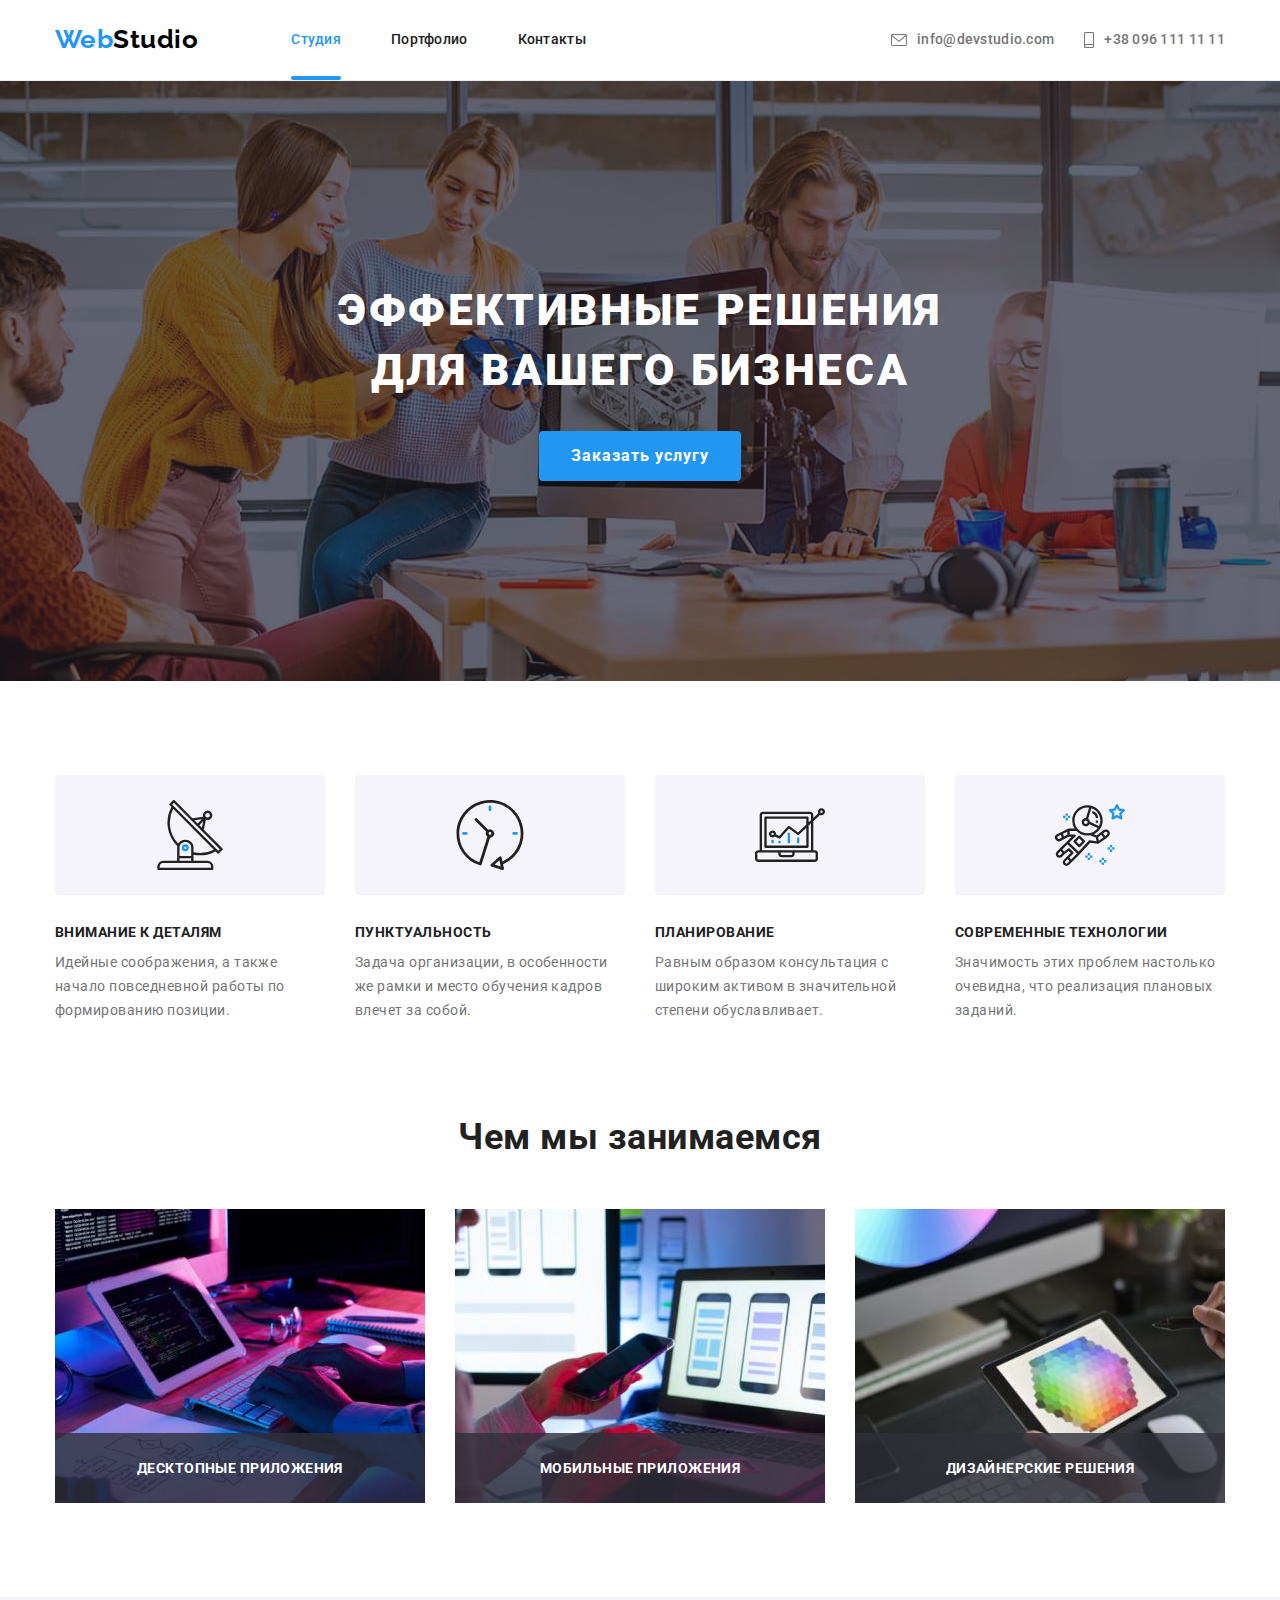
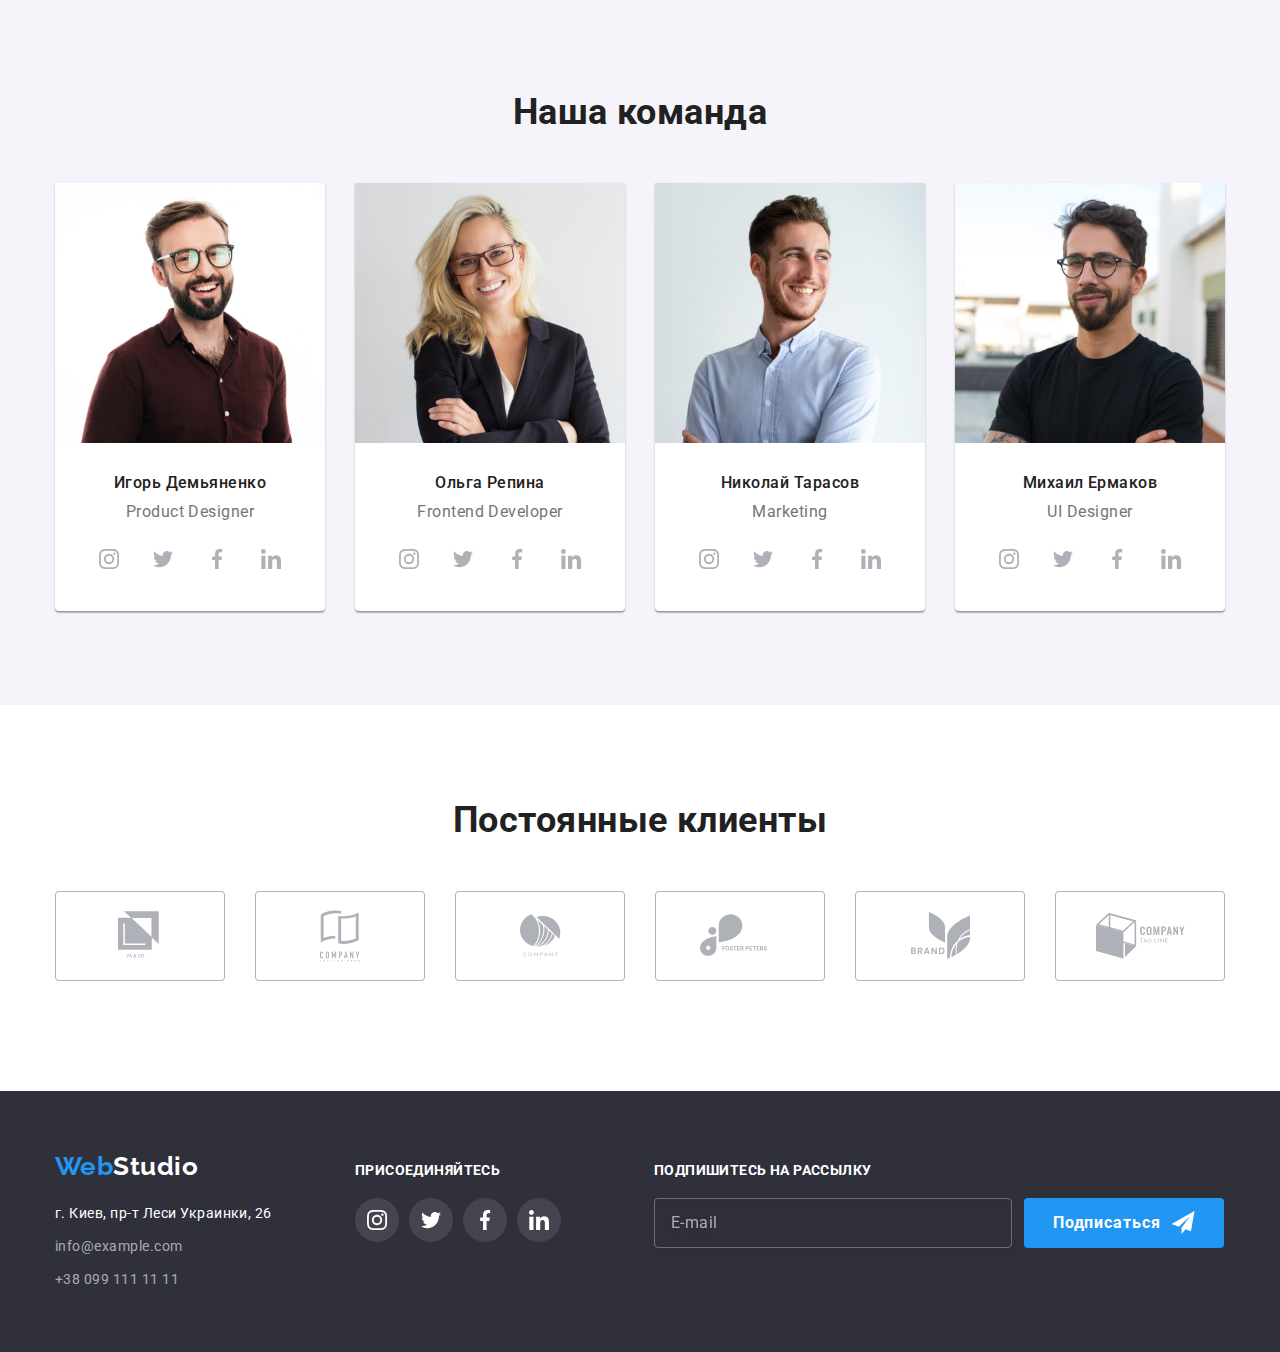
<file: index.html>
<!DOCTYPE html>
<html lang="ru">
  <head>
    <meta charset="UTF-8" />
    <meta name="viewport" content="width=device-width, initial-scale=1.0" />
    <meta http-equiv="X-UA-Compatible" content="IE=Edge" />
    <title>Студия</title>
    <link rel="preconnect" href="https://fonts.gstatic.com" />
    <link
      href="https://fonts.googleapis.com/css2?family=Raleway:wght@700&family=Roboto:wght@400;500;700;900&display=swap"
      rel="stylesheet"
    />
    <link
      rel="stylesheet"
      href="https://cdnjs.cloudflare.com/ajax/libs/modern-normalize/1.0.0/modern-normalize.min.css"
    />
    <link rel="stylesheet" href="./css/main.min.css" />
  </head>

  <body>
    <header class="page-header">
      <div class="container page-header__container">
        <nav class="navigation">
          <a class="logo page-header__logo" id="logo" href="#logo"
            >Web<span class="logo__studio logo__studio--black">Studio</span></a
          >
          <ul class="navigation__menu">
            <li class="navigation__item">
              <a
                class="navigation__link navigation__link--current"
                href="./index.html"
                >Студия</a
              >
            </li>
            <li class="navigation__item">
              <a class="navigation__link" href="./portfolio.html">Портфолио</a>
            </li>
            <li class="navigation__item">
              <a class="navigation__link" href="#contacts">Контакты</a>
            </li>
          </ul>
        </nav>

        <ul class="communication">
          <li class="communication__item">
            <a class="communication__link" href="mailto:info@devstudio.com">
              <svg class="communication__icon" width="16" height="12">
                <use href="./images/icons.svg#icon-mail"></use>
              </svg>
              info@devstudio.com
            </a>
          </li>
          <li class="communication__item">
            <a class="communication__link" href="tel:+380961111111">
              <svg class="communication__icon" width="10" height="16">
                <use href="./images/icons.svg#icon-smartphone"></use>
              </svg>
              +38 096 111 11 11
            </a>
          </li>
        </ul>
      </div>
    </header>

    <main>
      <section class="section section-hero">
        <div class="container">
          <h1 class="section-hero__title">
            Эффективные решения <br />для вашего бизнеса
          </h1>
          <button
            class="section-hero__button"
            type="button"
            aria-label="Форма заказа услуги"
            data-modal-open
          >
            Заказать услугу
          </button>
        </div>
      </section>

      <section class="section section-advantages">
        <div class="container">
          <!-- Скрытый заголовок -->
          <h2 class="section-advantages__title visually-hidden">
            Наши преимущества
          </h2>

          <ul class="advantage">
            <li class="advantage__item">
              <div class="advantage__container">
                <svg class="avantage__icon" width="70" height="70">
                  <use href="./images/icons.svg#icon-antenna"></use>
                </svg>
              </div>
              <h3 class="advantage__title">Внимание к деталям</h3>
              <p class="advantage__description">
                Идейные соображения, а также начало повседневной работы по
                формированию позиции.
              </p>
            </li>
            <li class="advantage__item">
              <div class="advantage__container">
                <svg class="avantage__icon" width="70" height="70">
                  <use href="./images/icons.svg#icon-clock"></use>
                </svg>
              </div>
              <h3 class="advantage__title">Пунктуальность</h3>
              <p class="advantage__description">
                Задача организации, в особенности же рамки и место обучения
                кадров влечет за собой.
              </p>
            </li>
            <li class="advantage__item">
              <div class="advantage__container">
                <svg class="avantage__icon" width="70" height="70">
                  <use href="./images/icons.svg#icon-diagram"></use>
                </svg>
              </div>
              <h3 class="advantage__title">Планирование</h3>
              <p class="advantage__description">
                Равным образом консультация с широким активом в значительной
                степени обуславливает.
              </p>
            </li>
            <li class="advantage__item">
              <div class="advantage__container">
                <svg class="avantage__icon" width="70" height="70">
                  <use href="./images/icons.svg#icon-astronaut"></use>
                </svg>
              </div>
              <h3 class="advantage__title">Современные технологии</h3>
              <p class="advantage__description">
                Значимость этих проблем настолько очевидна, что реализация
                плановых заданий.
              </p>
            </li>
          </ul>
        </div>
      </section>

      <section class="section section-case">
        <div class="container">
          <h2 class="section-case__title">Чем мы занимаемся</h2>
          <ul class="section-case__list">
            <li class="section-case__item">
              <div class="thumb">
                <img src="images/programming.jpg" alt="верстка" width="370" />
              </div>

              <h3 class="section-case__description">Десктопные приложения</h3>
            </li>

            <li class="section-case__item">
              <div class="thumb">
                <img src="images/interface.jpg" alt="адаптация" width="370" />
              </div>

              <h3 class="section-case__description">Мобильные приложения</h3>
            </li>

            <li class="section-case__item">
              <div class="thumb">
                <img src="images/design.jpg" alt="дизайн" width="370" />
              </div>

              <h3 class="section-case__description">Дизайнерские решения</h3>
            </li>
          </ul>
        </div>
      </section>

      <section class="section section-team">
        <div class="container">
          <h2 class="section-team__title">Наша команда</h2>
          <ul class="personal-cards">
            <li class="personal-cards__item">
              <div class="thumb">
                <img
                  src="images/avatar-igordemyanenko.jpg"
                  alt="ава Ігорь Демьяненко"
                  width="270"
                />
              </div>
              <div class="personal-cards__info">
                <h3 class="personal-cards__name">Игорь Демьяненко</h3>
                <p class="personal-cards__position">Product Designer</p>
                <ul class="social-networks">
                  <li class="social-networks__item">
                    <a
                      class="social-networks__link social-networks__link--personal-cards"
                      href="https://www.instagram.com/"
                      target="_blank"
                      rel="noreferrer noopener"
                    >
                      <svg class="social-networks__icon" width="20" height="20">
                        <use href="./images/icons.svg#icon-instagram"></use>
                      </svg>
                    </a>
                  </li>
                  <li class="social-networks__item">
                    <a
                      class="social-networks__link social-networks__link--personal-cards"
                      href="https://twitter.com/"
                      target="_blank"
                      rel="noreferrer noopener"
                    >
                      <svg class="social-networks__icon" width="20" height="20">
                        <use href="./images/icons.svg#icon-twitter"></use>
                      </svg>
                    </a>
                  </li>
                  <li class="social-networks__item">
                    <a
                      class="social-networks__link social-networks__link--personal-cards"
                      href="https://www.facebook.com/"
                      target="_blank"
                      rel="noreferrer noopener"
                    >
                      <svg class="social-networks__icon" width="20" height="20">
                        <use href="./images/icons.svg#icon-facebook"></use>
                      </svg>
                    </a>
                  </li>
                  <li class="social-networks__item">
                    <a
                      class="social-networks__link social-networks__link--personal-cards"
                      href="https://www.linkedin.com/"
                      target="_blank"
                      rel="noreferrer noopener"
                    >
                      <svg class="social-networks__icon" width="20" height="20">
                        <use href="./images/icons.svg#icon-linkedin"></use>
                      </svg>
                    </a>
                  </li>
                </ul>
              </div>
            </li>

            <li class="personal-cards__item">
              <div class="thumb">
                <img
                  src="images/avatar-olgarepina.jpg"
                  alt="ава Ольга Репина"
                  width="270"
                />
              </div>
              <div class="personal-cards__info">
                <h3 class="personal-cards__name">Ольга Репина</h3>
                <p class="personal-cards__position">Frontend Developer</p>
                <ul class="social-networks">
                  <li class="social-networks__item">
                    <a
                      class="social-networks__link social-networks__link--personal-cards"
                      href="https://www.instagram.com/"
                      target="_blank"
                      rel="noreferrer noopener"
                    >
                      <svg class="social-networks__icon" width="20" height="20">
                        <use href="./images/icons.svg#icon-instagram"></use>
                      </svg>
                    </a>
                  </li>
                  <li class="social-networks__item">
                    <a
                      class="social-networks__link social-networks__link--personal-cards"
                      href="https://twitter.com/"
                      target="_blank"
                      rel="noreferrer noopener"
                    >
                      <svg class="social-networks__icon" width="20" height="20">
                        <use href="./images/icons.svg#icon-twitter"></use>
                      </svg>
                    </a>
                  </li>
                  <li class="social-networks__item">
                    <a
                      class="social-networks__link social-networks__link--personal-cards"
                      href="https://www.facebook.com/"
                      target="_blank"
                      rel="noreferrer noopener"
                    >
                      <svg class="social-networks__icon" width="20" height="20">
                        <use href="./images/icons.svg#icon-facebook"></use>
                      </svg>
                    </a>
                  </li>
                  <li class="social-networks__item">
                    <a
                      class="social-networks__link social-networks__link--personal-cards"
                      href="https://www.linkedin.com/"
                      target="_blank"
                      rel="noreferrer noopener"
                    >
                      <svg class="social-networks__icon" width="20" height="20">
                        <use href="./images/icons.svg#icon-linkedin"></use>
                      </svg>
                    </a>
                  </li>
                </ul>
              </div>
            </li>

            <li class="personal-cards__item">
              <div class="thumb">
                <img
                  src="images/avatar-nikolaytarasov.jpg"
                  alt="ава Николай Тарасов"
                  width="270"
                />
              </div>
              <div class="personal-cards__info">
                <h3 class="personal-cards__name">Николай Тарасов</h3>
                <p class="personal-cards__position">Marketing</p>
                <ul class="social-networks">
                  <li class="social-networks__item">
                    <a
                      class="social-networks__link social-networks__link--personal-cards"
                      href="https://www.instagram.com/"
                      target="_blank"
                      rel="noreferrer noopener"
                    >
                      <svg class="social-networks__icon" width="20" height="20">
                        <use href="./images/icons.svg#icon-instagram"></use>
                      </svg>
                    </a>
                  </li>
                  <li class="social-networks__item">
                    <a
                      class="social-networks__link social-networks__link--personal-cards"
                      href="https://twitter.com/"
                      target="_blank"
                      rel="noreferrer noopener"
                    >
                      <svg class="social-networks__icon" width="20" height="20">
                        <use href="./images/icons.svg#icon-twitter"></use>
                      </svg>
                    </a>
                  </li>
                  <li class="social-networks__item">
                    <a
                      class="social-networks__link social-networks__link--personal-cards"
                      href="https://www.facebook.com/"
                      target="_blank"
                      rel="noreferrer noopener"
                    >
                      <svg class="social-networks__icon" width="20" height="20">
                        <use href="./images/icons.svg#icon-facebook"></use>
                      </svg>
                    </a>
                  </li>
                  <li class="social-networks__item">
                    <a
                      class="social-networks__link social-networks__link--personal-cards"
                      href="https://www.linkedin.com/"
                      target="_blank"
                      rel="noreferrer noopener"
                    >
                      <svg class="social-networks__icon" width="20" height="20">
                        <use href="./images/icons.svg#icon-linkedin"></use>
                      </svg>
                    </a>
                  </li>
                </ul>
              </div>
            </li>

            <li class="personal-cards__item">
              <div class="thumb">
                <img
                  src="images/avatar-mihailermakov.jpg"
                  alt="ава Михаил Ермаков"
                  width="270"
                />
              </div>
              <div class="personal-cards__info">
                <h3 class="personal-cards__name">Михаил Ермаков</h3>
                <p class="personal-cards__position">UI Designer</p>
                <ul class="social-networks">
                  <li class="social-networks__item">
                    <a
                      class="social-networks__link social-networks__link--personal-cards"
                      href="https://www.instagram.com/"
                      target="_blank"
                      rel="noreferrer noopener"
                    >
                      <svg class="social-networks__icon" width="20" height="20">
                        <use href="./images/icons.svg#icon-instagram"></use>
                      </svg>
                    </a>
                  </li>
                  <li class="social-networks__item">
                    <a
                      class="social-networks__link social-networks__link--personal-cards"
                      href="https://twitter.com/"
                      target="_blank"
                      rel="noreferrer noopener"
                    >
                      <svg class="social-networks__icon" width="20" height="20">
                        <use href="./images/icons.svg#icon-twitter"></use>
                      </svg>
                    </a>
                  </li>
                  <li class="social-networks__item">
                    <a
                      class="social-networks__link social-networks__link--personal-cards"
                      href="https://www.facebook.com/"
                      target="_blank"
                      rel="noreferrer noopener"
                    >
                      <svg class="social-networks__icon" width="20" height="20">
                        <use href="./images/icons.svg#icon-facebook"></use>
                      </svg>
                    </a>
                  </li>
                  <li class="social-networks__item">
                    <a
                      class="social-networks__link social-networks__link--personal-cards"
                      href="https://www.linkedin.com/"
                      target="_blank"
                      rel="noreferrer noopener"
                    >
                      <svg class="social-networks__icon" width="20" height="20">
                        <use href="./images/icons.svg#icon-linkedin"></use>
                      </svg>
                    </a>
                  </li>
                </ul>
              </div>
            </li>
          </ul>
        </div>
      </section>
    </main>

    <section class="section section-clients">
      <div class="container">
        <h2 class="clients__title">Постоянные клиенты</h2>
        <ul class="clients">
          <li class="clients__item">
            <a
              class="clients__link"
              href=""
              target="_blank"
              rel="noreferrer noopener"
            >
              <svg class="clients__icon" width="45" height="50">
                <use href="./images/icons.svg#logo-yaco"></use>
              </svg>
            </a>
          </li>
          <li class="clients__item">
            <a
              class="clients__link"
              href=""
              target="_blank"
              rel="noreferrer noopener"
            >
              <svg class="clients__icon" width="40" height="52">
                <use href="./images/icons.svg#logo-tagline-here"></use>
              </svg>
            </a>
          </li>
          <li class="clients__item">
            <a
              class="clients__link"
              href=""
              target="_blank"
              rel="noreferrer noopener"
            >
              <svg class="clients__icon" width="41" height="43">
                <use href="./images/icons.svg#logo-company"></use>
              </svg>
            </a>
          </li>
          <li class="clients__item">
            <a
              class="clients__link"
              href=""
              target="_blank"
              rel="noreferrer noopener"
            >
              <svg class="clients__icon" width="80" height="43">
                <use href="./images/icons.svg#logo-foster-peters"></use>
              </svg>
            </a>
          </li>
          <li class="clients__item">
            <a
              class="clients__link"
              href=""
              target="_blank"
              rel="noreferrer noopener"
            >
              <svg class="clients__icon" width="59" height="47">
                <use href="./images/icons.svg#logo-brand"></use>
              </svg>
            </a>
          </li>
          <li class="clients__item">
            <a
              class="clients__link"
              href=""
              target="_blank"
              rel="noreferrer noopener"
            >
              <svg class="clients__icon" width="89" height="46">
                <use href="./images/icons.svg#logo-tag-line"></use>
              </svg>
            </a>
          </li>
        </ul>
      </div>
    </section>

    <footer class="page-footer" id="contacts">
      <div class="container page-footer__container">
        <div class="address-container">
          <a class="logo page-footer__logo" href="#logo"
            >Web<span class="logo__studio logo__studio--white">Studio</span>
          </a>
          <address class="address">
            г. Киев, пр-т Леси Украинки, 26
            <ul class="address__list">
              <li class="address__item">
                <a class="address__link" href="mailto:info@example.com">
                  info@example.com
                </a>
              </li>
              <li class="address__item">
                <a class="address__link" href="tel:+380991111111">
                  +38 099 111 11 11
                </a>
              </li>
            </ul>
          </address>
        </div>
        <div class="join-offer">
          <p class="join-offer__title">
            <b>Присоединяйтесь</b>
          </p>
          <ul class="social-networks">
            <li class="social-networks__item">
              <a
                class="social-networks__link social-networks__link--join-offer"
                href="https://www.instagram.com/"
                target="_blank"
                rel="noreferrer noopener"
              >
                <svg class="social-networks__icon" width="20" height="20">
                  <use href="./images/icons.svg#icon-instagram"></use>
                </svg>
              </a>
            </li>
            <li class="social-networks__item">
              <a
                class="social-networks__link social-networks__link--join-offer"
                href="https://twitter.com/"
                target="_blank"
                rel="noreferrer noopener"
              >
                <svg class="social-networks__icon" width="20" height="20">
                  <use href="./images/icons.svg#icon-twitter"></use>
                </svg>
              </a>
            </li>
            <li class="social-networks__item">
              <a
                class="social-networks__link social-networks__link--join-offer"
                href="https://www.facebook.com/"
                target="_blank"
                rel="noreferrer noopener"
              >
                <svg class="social-networks__icon" width="20" height="20">
                  <use href="./images/icons.svg#icon-facebook"></use>
                </svg>
              </a>
            </li>
            <li class="social-networks__item">
              <a
                class="social-networks__link social-networks__link--join-offer"
                href="https://www.linkedin.com/"
                target="_blank"
                rel="noreferrer noopener"
              >
                <svg class="social-networks__icon" width="20" height="20">
                  <use href="./images/icons.svg#icon-linkedin"></use>
                </svg>
              </a>
            </li>
          </ul>
        </div>
        <div class="sign-container">
          <p class="sign-container__title">
            <b>Подпишитесь на рассылку</b>
          </p>
          <form class="sign-form">
            <input
              class="sign-form__email"
              type="email"
              name="email"
              placeholder="E-mail"
            />
            <button class="sign-button" type="submit" aria-label="Подписаться">
              Подписаться
              <span>
                <svg class="sign-button__icon" width="24" height="23">
                  <use href="./images/icons.svg#icon-send" />
                </svg>
              </span>
            </button>
          </form>
        </div>
      </div>
    </footer>

    <div class="backdrop is-hidden" data-modal>
      <div class="modal">
        <button
          class="close-button"
          type="button"
          aria-label="Закрытие модального окна"
          data-modal-close
        >
          <svg class="close-button__icon" width="18" height="18">
            <use href="./images/icons.svg#btn-close"></use>
          </svg>
        </button>
        <h2 class="modal__title">Оставьте свои данные, мы вам перезвоним</h2>
        <form class="modal-form">
          <label class="modal-form__label" for="modal-name">Имя</label>
          <div class="modal-form__container">
            <input
              class="modal-form__input"
              type="text"
              name="name"
              id="modal-name"
            />
            <svg class="modal-form__icon" width="18" height="18">
              <use href="./images/icons.svg#icon-form-person" />
            </svg>
          </div>

          <label class="modal-form__label" for="modal-telephone">Телефон</label>
          <div class="modal-form__container">
            <input
              class="modal-form__input"
              type="tel"
              name="telephone"
              id="modal-telephone"
            />
            <svg class="modal-form__icon" width="18" height="18">
              <use href="./images/icons.svg#icon-form-phone" />
            </svg>
          </div>

          <label class="modal-form__label" for="modal-email">Почта</label>
          <div class="modal-form__container">
            <input
              class="modal-form__input"
              type="email"
              name="email"
              id="modal-email"
            />
            <svg class="modal-form__icon" width="18" height="18">
              <use href="./images/icons.svg#icon-form-email" />
            </svg>
          </div>

          <label class="modal-form__label" for="modal-comments"
            >Комментарий</label
          >
          <div class="modal-form__container">
            <textarea
              class="modal-form__textarea"
              name="comments"
              id="modal-comments"
              cols="30"
              rows="10"
              placeholder="Введите текст"
            ></textarea>
          </div>
          <div class="modal-form__checkbox-container">
            <label class="modal-form__checkbox-label">
              <input
                class="modal-form__checkbox-input visually-hidden"
                type="checkbox"
                name="checkbox"
                id="agreement"
              />
              <svg class="modal-form__checkbox-icon" width="16" height="15">
                <use
                  class="checkbox-icon__source"
                  href="./images/icons.svg#icon-checked"
                />
              </svg>
              <span>
                Соглашаюсь с рассылкой и принимаю
                <a class="modal-form__checkbox-link" href=""
                  >Условия договора</a
                >
              </span>
            </label>
          </div>
          <button class="submit-button" type="submit">Отправить</button>
        </form>
      </div>
    </div>

    <script src="./js/modal.js"></script>
  </body>
</html>
</file>
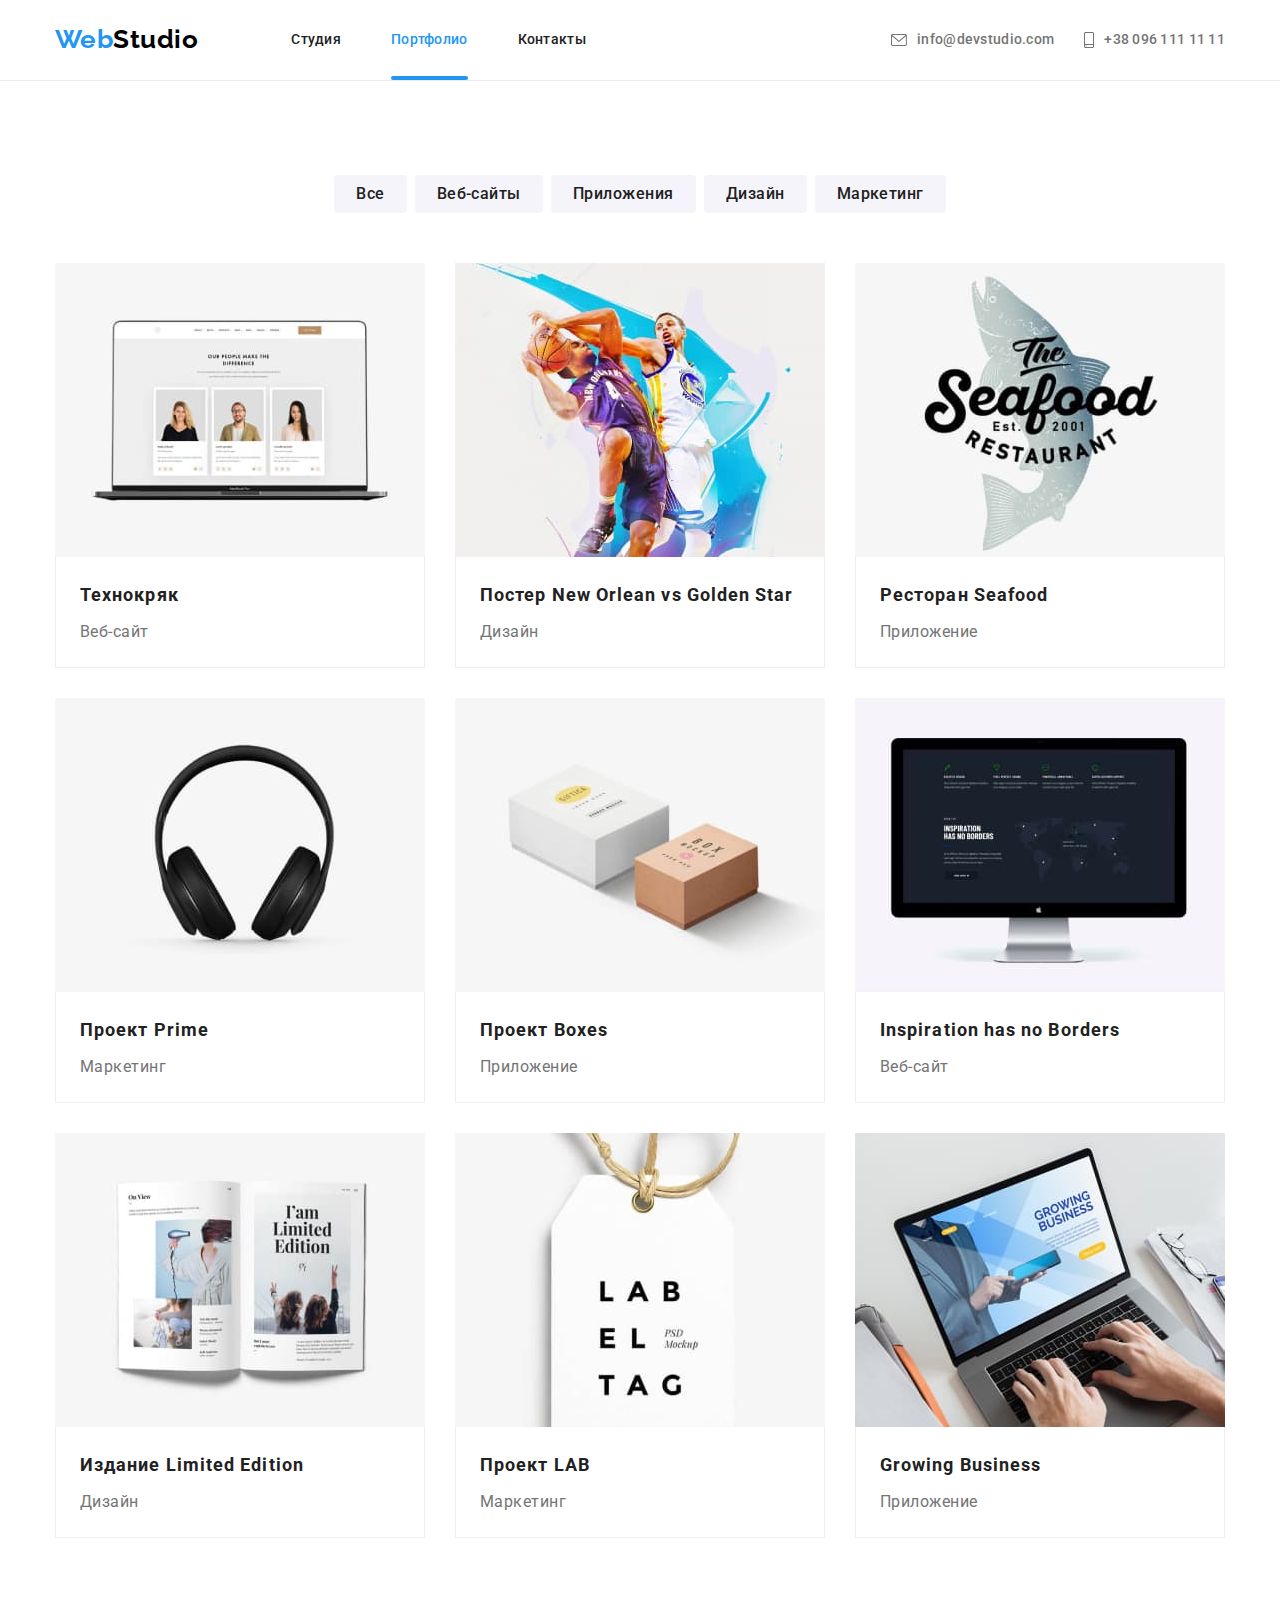
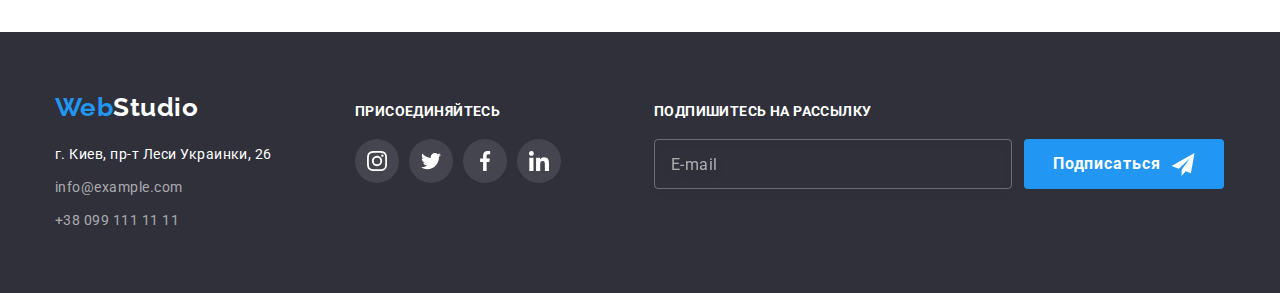
<file: portfolio.html>
<!DOCTYPE html>
<html lang="ru">
  <head>
    <meta charset="UTF-8" />
    <meta name="viewport" content="width=device-width, initial-scale=1.0" />
    <meta http-equiv="X-UA-Compatible" content="IE=Edge" />
    <title>Портфолио</title>
    <link rel="preconnect" href="https://fonts.gstatic.com" />
    <link
      href="https://fonts.googleapis.com/css2?family=Raleway:wght@700&family=Roboto:wght@400;500;700;900&display=swap"
      rel="stylesheet"
    />
    <link
      rel="stylesheet"
      href="https://cdnjs.cloudflare.com/ajax/libs/modern-normalize/1.0.0/modern-normalize.min.css"
    />
    <link rel="stylesheet" href="./css/main.min.css" />
  </head>

  <body>
    <header class="page-header">
      <div class="container page-header__container">
        <nav class="navigation">
          <a class="logo page-header__logo" href="./index.html"
            >Web<span class="logo__studio logo__studio--black">Studio</span></a
          >
          <ul class="navigation__menu">
            <li class="navigation__item">
              <a class="navigation__link" href="./index.html">Студия</a>
            </li>
            <li class="navigation__item">
              <a
                class="navigation__link navigation__link--current"
                href="./portfolio.html"
                >Портфолио</a
              >
            </li>
            <li class="navigation__item">
              <a class="navigation__link" href="#contacts">Контакты</a>
            </li>
          </ul>
        </nav>

        <ul class="communication">
          <li class="communication__item">
            <a class="communication__link" href="mailto:info@devstudio.com">
              <svg class="communication__icon" width="16" height="12">
                <use href="./images/icons.svg#icon-mail"></use>
              </svg>
              info@devstudio.com
            </a>
          </li>
          <li class="communication__item">
            <a class="communication__link" href="tel:+380961111111">
              <svg class="communication__icon" width="10" height="16">
                <use href="./images/icons.svg#icon-smartphone"></use>
              </svg>
              +38 096 111 11 11
            </a>
          </li>
        </ul>
      </div>
    </header>

    <main>
      <section class="section section-portfolio">
        <div class="container">
          <!-- Скрытый заголовок -->
          <h1 class="visually-hidden">Портфолио</h1>

          <ul class="section-portfolio__button-list">
            <li class="section-portfolio__button-item">
              <button
                class="all-button section-portfolio__button"
                type="button"
                aria-label="Все"
              >
                Все
              </button>
            </li>
            <li class="section-portfolio__button-item">
              <button
                class="website-button section-portfolio__button"
                type="button"
                aria-label="Веб-сайты"
              >
                Веб-сайты
              </button>
            </li>
            <li class="section-portfolio__button-item">
              <button
                class="app-button section-portfolio__button"
                type="button"
                aria-label="Приложения"
              >
                Приложения
              </button>
            </li>
            <li class="section-portfolio__button-item">
              <button
                class="design-button section-portfolio__button"
                type="button"
                aria-label="Дизайн"
              >
                Дизайн
              </button>
            </li>
            <li class="section-portfolio__button-item">
              <button
                class="marketing-button section-portfolio__button"
                type="button"
                aria-label="Маркетинг"
              >
                Маркетинг
              </button>
            </li>
          </ul>

          <ul class="section-portfolio__work-list">
            <li class="card">
              <a
                class="card__link"
                href="#"
                target="_blank"
                rel="noopener noreferrer"
              >
                <div class="card__thumb">
                  <img
                    src="images/tehnokryak.jpg"
                    alt="фото tehnokryak"
                    width="370"
                  />
                  <div class="card__overlay">
                    <p class="card__describe">
                      Технокряк это современная площадка распространения
                      коронавируса. Компании используют эту платформу для
                      цифрового шпионажа и атак на защищённые сервера
                      конкурентов.
                    </p>
                  </div>
                </div>

                <div class="card__info-container">
                  <h2 class="card__title">Технокряк</h2>
                  <p class="card__type">Веб-сайт</p>
                </div>
              </a>
            </li>

            <li class="card">
              <a
                class="card__link"
                href="#"
                target="_blank"
                rel="noopener noreferrer"
              >
                <div class="card__thumb">
                  <img
                    src="images/poster-neworlean-vs-goldenstar.jpg"
                    alt="фото poster-neworlean-vs-goldenstar"
                    width="370"
                  />
                  <div class="card__overlay">
                    <p class="card__describe">
                      Постер Neworlean vs Goldenstar это современная площадка
                      распространения коронавируса. Компании используют эту
                      платформу для цифрового шпионажа и атак на защищённые
                      сервера конкурентов.
                    </p>
                  </div>
                </div>

                <div class="card__info-container">
                  <h2 class="card__title">Постер New Orlean vs Golden Star</h2>
                  <p class="card__type">Дизайн</p>
                </div>
              </a>
            </li>

            <li class="card">
              <a
                class="card__link"
                href="#"
                target="_blank"
                rel="noopener noreferrer"
              >
                <div class="card__thumb">
                  <img
                    src="images/restoran-seafood.jpg"
                    alt="фото Restaurant SeaFood"
                    width="370"
                  />
                  <div class="card__overlay">
                    <p class="card__describe">
                      Ресторан SeaFood это современная площадка распространения
                      коронавируса. Компании используют эту платформу для
                      цифрового шпионажа и атак на защищённые сервера
                      конкурентов.
                    </p>
                  </div>
                </div>

                <div class="card__info-container">
                  <h2 class="card__title">Ресторан Seafood</h2>
                  <p class="card__type">Приложение</p>
                </div>
              </a>
            </li>

            <li class="card">
              <a
                class="card__link"
                href="#"
                target="_blank"
                rel="noopener noreferrer"
              >
                <div class="card__thumb">
                  <img
                    src="images/proekt-prime.jpg"
                    alt="фото Project Prime"
                    width="370"
                  />
                  <div class="card__overlay">
                    <p class="card__describe">
                      Проект Prime это современная площадка распространения
                      коронавируса. Компании используют эту платформу для
                      цифрового шпионажа и атак на защищённые сервера
                      конкурентов.
                    </p>
                  </div>
                </div>

                <div class="card__info-container">
                  <h2 class="card__title">Проект Prime</h2>
                  <p class="card__type">Маркетинг</p>
                </div>
              </a>
            </li>

            <li class="card">
              <a
                class="card__link"
                href="#"
                target="_blank"
                rel="noopener noreferrer"
              >
                <div class="card__thumb">
                  <img
                    src="images/proekt-boxes.jpg"
                    alt="фото Project Boxes"
                    width="370"
                  />
                  <div class="card__overlay">
                    <p class="card__describe">
                      Проект Boxes это современная площадка распространения
                      коронавируса. Компании используют эту платформу для
                      цифрового шпионажа и атак на защищённые сервера
                      конкурентов.
                    </p>
                  </div>
                </div>

                <div class="card__info-container">
                  <h2 class="card__title">Проект Boxes</h2>
                  <p class="card__type">Приложение</p>
                </div>
              </a>
            </li>

            <li class="card">
              <a
                class="card__link"
                href="#"
                target="_blank"
                rel="noopener noreferrer"
              >
                <div class="card__thumb">
                  <img
                    src="images/inspiration-has-no-borders.jpg"
                    alt="фото Inspiration has no Boarders"
                    width="370"
                  />
                  <div class="card__overlay">
                    <p class="card__describe">
                      Inspiration has no Boarders это современная площадка
                      распространения коронавируса. Компании используют эту
                      платформу для цифрового шпионажа и атак на защищённые
                      сервера конкурентов.
                    </p>
                  </div>
                </div>

                <div class="card__info-container">
                  <h2 class="card__title">Inspiration has no Borders</h2>
                  <p class="card__type">Веб-сайт</p>
                </div>
              </a>
            </li>

            <li class="card">
              <a
                class="card__link"
                href="#"
                target="_blank"
                rel="noopener noreferrer"
              >
                <div class="card__thumb">
                  <img
                    src="images/izdanie-limited-edition.jpg"
                    alt="фото Limited Edition"
                    width="370"
                  />
                  <div class="card__overlay">
                    <p class="card__describe">
                      Limited Edition это современная площадка распространения
                      коронавируса. Компании используют эту платформу для
                      цифрового шпионажа и атак на защищённые сервера
                      конкурентов.
                    </p>
                  </div>
                </div>

                <div class="card__info-container">
                  <h2 class="card__title">Издание Limited Edition</h2>
                  <p class="card__type">Дизайн</p>
                </div>
              </a>
            </li>

            <li class="card">
              <a
                class="card__link"
                href="#"
                target="_blank"
                rel="noopener noreferrer"
              >
                <div class="card__thumb">
                  <img
                    src="images/proekt-lab.jpg"
                    alt="фото Project Lab"
                    width="370"
                  />
                  <div class="card__overlay">
                    <p class="card__describe">
                      Проект Lab это современная площадка распространения
                      коронавируса. Компании используют эту платформу для
                      цифрового шпионажа и атак на защищённые сервера
                      конкурентов.
                    </p>
                  </div>
                </div>

                <div class="card__info-container">
                  <h2 class="card__title">Проект LAB</h2>
                  <p class="card__type">Маркетинг</p>
                </div>
              </a>
            </li>

            <li class="card">
              <a
                class="card__link"
                href="#"
                target="_blank"
                rel="noopener noreferrer"
              >
                <div class="card__thumb">
                  <img
                    src="images/growing-business.jpg"
                    alt="фото Growing Business"
                    width="370"
                  />
                  <div class="card__overlay">
                    <p class="card__describe">
                      Growing Business это современная площадка распространения
                      коронавируса. Компании используют эту платформу для
                      цифрового шпионажа и атак на защищённые сервера
                      конкурентов.
                    </p>
                  </div>
                </div>

                <div class="card__info-container">
                  <h2 class="card__title">Growing Business</h2>
                  <p class="card__type">Приложение</p>
                </div>
              </a>
            </li>
          </ul>
        </div>
      </section>
    </main>

    <footer class="page-footer" id="contacts">
      <div class="container page-footer__container">
        <div class="address-container">
          <a class="logo page-footer__logo" href="./index.html"
            >Web<span class="logo__studio logo__studio--white">Studio</span>
          </a>
          <address class="address">
            г. Киев, пр-т Леси Украинки, 26
            <ul class="address__list">
              <li class="address__item">
                <a class="address__link" href="mailto:info@example.com">
                  info@example.com
                </a>
              </li>
              <li class="address__item">
                <a class="address__link" href="tel:+380991111111">
                  +38 099 111 11 11
                </a>
              </li>
            </ul>
          </address>
        </div>
        <div class="join-offer">
          <p class="join-offer__title">
            <b>Присоединяйтесь</b>
          </p>
          <ul class="social-networks">
            <li class="social-networks__item">
              <a
                class="social-networks__link social-networks__link--join-offer"
                href="https://www.instagram.com/"
                target="_blank"
                rel="noreferrer noopener"
              >
                <svg class="social-networks__icon" width="20" height="20">
                  <use href="./images/icons.svg#icon-instagram"></use>
                </svg>
              </a>
            </li>
            <li class="social-networks__item">
              <a
                class="social-networks__link social-networks__link--join-offer"
                href="https://twitter.com/"
                target="_blank"
                rel="noreferrer noopener"
              >
                <svg class="social-networks__icon" width="20" height="20">
                  <use href="./images/icons.svg#icon-twitter"></use>
                </svg>
              </a>
            </li>
            <li class="social-networks__item">
              <a
                class="social-networks__link social-networks__link--join-offer"
                href="https://www.facebook.com/"
                target="_blank"
                rel="noreferrer noopener"
              >
                <svg class="social-networks__icon" width="20" height="20">
                  <use href="./images/icons.svg#icon-facebook"></use>
                </svg>
              </a>
            </li>
            <li class="social-networks__item">
              <a
                class="social-networks__link social-networks__link--join-offer"
                href="https://www.linkedin.com/"
                target="_blank"
                rel="noreferrer noopener"
              >
                <svg class="social-networks__icon" width="20" height="20">
                  <use href="./images/icons.svg#icon-linkedin"></use>
                </svg>
              </a>
            </li>
          </ul>
        </div>
        <div class="sign-container">
          <p class="sign-container__title">
            <b>Подпишитесь на рассылку</b>
          </p>
          <form class="sign-form">
            <input
              class="sign-form__email"
              type="email"
              name="email"
              placeholder="E-mail"
            />
            <button class="sign-button" type="submit" aria-label="Подписаться">
              Подписаться
              <span>
                <svg class="sign-button__icon" width="24" height="23">
                  <use href="./images/icons.svg#icon-send" />
                </svg>
              </span>
            </button>
          </form>
        </div>
      </div>
    </footer>
  </body>
</html>
</file>
<file: css/main.min.css>
:root{--accent-color: #2196f3;--current-bg-color: #2196f3;--current-txt-color: #fff;--main-txt-color: #212121;--secondary-txt-color: #757575;--third-txt-color: rgba(255, 255, 255, 0.6);--main-bg-color: #fff;--secondary-bg-color: #2f303a;--third-bg-color: #f5f4fa;--main-font-name: 'Roboto';--main-font-family: sans-serif;--secondary-font-name: 'Raleway';--secondary-font-family: sans-serif;--delay: 250ms;--time-function: cubic-bezier(0.4, 0, 0.2, 1)}body{font-family:var(--main-font-name),var(--main-font-family);font-style:normal;letter-spacing:0.03em;color:var(--main-txt-color);background-color:var(--main-bg-color)}img{display:block;max-width:100%}*:focus{outline-width:1px;outline-style:dotted;outline-color:var(--accent-color)}.section{padding-top:94px;padding-bottom:94px}.container{width:1200px;margin-left:auto;margin-right:auto;padding-left:15px;padding-right:15px}.logo{font-family:var(--secondary-font-name),var(--secondary-font-family);font-weight:700;font-size:26px;line-height:1.19;color:var(--accent-color);text-decoration:none}.logo__studio--black{color:#000}.logo__studio--white{color:#fff}.social-networks{display:-webkit-box;display:-ms-flexbox;display:flex;-webkit-box-pack:justify;-ms-flex-pack:justify;justify-content:space-between;margin:0;padding:0;list-style:none}.social-networks__icon{fill:currentColor}.social-networks__link--join-offer,.social-networks__link--personal-cards{display:-webkit-box;display:-ms-flexbox;display:flex;-webkit-box-pack:center;-ms-flex-pack:center;justify-content:center;-webkit-box-align:center;-ms-flex-align:center;align-items:center;width:44px;height:44px;border:none;border-radius:50%}.page-header{border-bottom:1px solid #ececec}.page-header__container{display:-webkit-box;display:-ms-flexbox;display:flex;padding-top:0;padding-bottom:0;-webkit-box-align:center;-ms-flex-align:center;align-items:center}.page-header__logo{margin-top:24px;margin-bottom:25px}.navigation{display:-webkit-box;display:-ms-flexbox;display:flex;-webkit-box-align:center;-ms-flex-align:center;align-items:center}.navigation__menu{display:-webkit-box;display:-ms-flexbox;display:flex;margin:0 0 0 93px;padding:0;list-style:none}.navigation__item:not(:first-child){margin-left:50px}.navigation__link{display:block;font-weight:500;font-size:14px;line-height:1.14;letter-spacing:0.02em;color:var(--main-txt-color);text-decoration:none;-webkit-transition:color var(--delay) var(--time-function);transition:color var(--delay) var(--time-function)}.navigation__link:hover,.navigation__link:focus{color:var(--accent-color)}.navigation__link--current{position:relative;color:var(--accent-color)}.navigation__link--current::after{position:absolute;left:0;bottom:0;-webkit-transform:translateY(calc(100% + 28px));transform:translateY(calc(100% + 28px));display:block;width:100%;height:4px;content:'';background-color:var(--accent-color);border-radius:2px}.communication{display:-webkit-box;display:-ms-flexbox;display:flex;margin:0 0 0 auto;padding:0;list-style:none}.communication__item:not(:first-child){margin-left:30px}.communication__link{display:-webkit-box;display:-ms-flexbox;display:flex;-webkit-box-align:center;-ms-flex-align:center;align-items:center;font-weight:500;font-size:14px;line-height:1.14;letter-spacing:0.02em;color:var(--secondary-txt-color);text-decoration:none;-webkit-transition:color var(--delay) var(--time-function);transition:color var(--delay) var(--time-function)}.communication__link:hover,.communication__link:focus{color:var(--accent-color)}.communication__icon{margin-right:10px;fill:currentColor}.page-footer{padding-top:60px;padding-bottom:60px;background-color:var(--secondary-bg-color)}.page-footer__logo{display:inline-block;margin-bottom:20px}.address-container{margin-right:83px}.address{font-style:normal;font-weight:400;font-size:14px;line-height:1.714;color:#fff}.address__item{margin-top:9px}.address__link{font-weight:400;font-size:14px;line-height:1.71;color:var(--third-txt-color);text-decoration:none;-webkit-transition:color var(--delay) var(--time-function);transition:color var(--delay) var(--time-function)}.address__link:hover,.address__link:focus{color:var(--accent-color)}.join-offer{width:206px;max-height:80px;margin-right:93px}.join-offer__title{margin-top:0;margin-bottom:20px;font-weight:400;font-size:14px;line-height:1.143;letter-spacing:0.03em;text-transform:uppercase;color:var(--current-txt-color)}.social-networks__link--join-offer{color:var(--current-txt-color);background-color:rgba(255,255,255,0.1);-webkit-transition:background-color var(--delay) var(--time-function);transition:background-color var(--delay) var(--time-function)}.social-networks__link--join-offer:hover,.social-networks__link--join-offer:focus{background-color:var(--accent-color)}.social-networks__link--join-offer:focus{outline:none}.page-footer__container{display:-webkit-box;display:-ms-flexbox;display:flex;-ms-flex-wrap:wrap;flex-wrap:wrap;-webkit-box-align:baseline;-ms-flex-align:baseline;align-items:baseline}.address__list{margin:0;padding:0;list-style:none}.sign-container__title{margin-top:0;margin-bottom:20px;font-weight:400;font-size:14px;line-height:1.143;letter-spacing:0.03em;text-transform:uppercase;color:var(--current-txt-color)}.sign-form{display:-webkit-box;display:-ms-flexbox;display:flex}.sign-form__email{padding-left:16px;padding-right:16px;width:358px;height:50px;font-weight:400;font-size:16px;line-height:1.25;letter-spacing:0.03em;color:var(--current-txt-color);background-color:transparent;border:1px solid rgba(255,255,255,0.3);-webkit-filter:drop-shadow(0px 4px 4px rgba(0,0,0,0.15));filter:drop-shadow(0px 4px 4px rgba(0,0,0,0.15));border-radius:4px;-webkit-transition:border-color var(--delay) var(--time-function);transition:border-color var(--delay) var(--time-function)}.sign-form__email::-webkit-input-placeholder{color:var(--third-txt-color)}.sign-form__email:-ms-input-placeholder{color:var(--third-txt-color)}.sign-form__email::-ms-input-placeholder{color:var(--third-txt-color)}.sign-form__email::placeholder{color:var(--third-txt-color)}.sign-form__email:hover{border-color:var(--accent-color)}.sign-button{display:-webkit-inline-box;display:-ms-inline-flexbox;display:inline-flex;-webkit-box-pack:center;-ms-flex-pack:center;justify-content:center;-webkit-box-align:center;-ms-flex-align:center;align-items:center;margin-left:12px;padding:0;width:200px;height:50px;font-weight:700;font-size:16px;line-height:1.875px;letter-spacing:0.06em;color:var(--current-txt-color);background-color:var(--current-bg-color);border:none;border-radius:4px;cursor:pointer;-webkit-transition:-webkit-box-shadow var(--delay) var(--time-function);transition:-webkit-box-shadow var(--delay) var(--time-function);transition:box-shadow var(--delay) var(--time-function);transition:box-shadow var(--delay) var(--time-function), -webkit-box-shadow var(--delay) var(--time-function)}.sign-button:hover{-webkit-box-shadow:0px 4px 4px rgba(0,0,0,0.15);box-shadow:0px 4px 4px rgba(0,0,0,0.15)}.sign-button__icon{margin-left:10px;fill:currentcolor}.section-hero{padding-top:200px;padding-bottom:200px;background-color:#c4c4c4;background-image:-webkit-gradient(linear, left top, right top, from(rgba(47,48,58,0.4)), to(rgba(47,48,58,0.4))),url("../images/img-bg-hero.jpg");background-image:linear-gradient(to right, rgba(47,48,58,0.4), rgba(47,48,58,0.4)),url("../images/img-bg-hero.jpg");background-size:cover;background-position:center;background-repeat:no-repeat}.section-hero__title{margin-top:0;margin-bottom:30px;font-weight:900;font-size:44px;line-height:1.36;letter-spacing:0.06em;color:#fff;text-align:center;text-transform:uppercase}.section-hero__button{display:block;margin-left:auto;margin-right:auto;padding:10px 32px;font-weight:700;font-size:16px;line-height:1.88;letter-spacing:0.06em;color:var(--current-txt-color);text-align:center;background-color:var(--current-bg-color);border:none;border-radius:4px;-webkit-box-sizing:border-box;box-sizing:border-box;-webkit-box-shadow:0px 4px 4px rgba(0,0,0,0.15);box-shadow:0px 4px 4px rgba(0,0,0,0.15);cursor:pointer}.section-advantages{padding-bottom:0}.advantage{display:-webkit-box;display:-ms-flexbox;display:flex;margin:0;padding:0;list-style:none}.advantage__item{width:270px}.advantage__item:not(:first-child){margin-left:30px}.advantage__container{display:-webkit-box;display:-ms-flexbox;display:flex;-webkit-box-pack:center;-ms-flex-pack:center;justify-content:center;-webkit-box-align:center;-ms-flex-align:center;align-items:center;width:270px;height:120px;margin-bottom:30px;background-color:var(--third-bg-color);border-radius:4px;border:none}.advantage__title{margin-top:0;margin-bottom:10px;font-weight:700;font-size:14px;line-height:1.14;text-transform:uppercase}.advantage__description{margin-top:0;margin-bottom:0;font-weight:400;font-size:14px;line-height:1.71;color:var(--secondary-txt-color)}.section-case__title{margin-top:0;margin-bottom:50px;font-weight:700;font-size:36px;line-height:1.17;text-align:center}.section-case__list{display:-webkit-box;display:-ms-flexbox;display:flex;-webkit-box-pack:justify;-ms-flex-pack:justify;justify-content:space-between;margin:0;padding:0;list-style:none}.section-case__item{position:relative}.section-case__description{position:absolute;left:0;bottom:0;display:inline-block;margin:0;padding-top:27px;padding-bottom:27px;width:100%;font-weight:700;font-size:14px;line-height:1.143;letter-spacing:0.03em;text-transform:uppercase;text-align:center;color:var(--current-txt-color);background:rgba(47,48,58,0.8)}.section-team{background-color:var(--third-bg-color)}.section-team__title{margin-top:0;margin-bottom:50px;font-weight:700;font-size:36px;line-height:1.17;text-align:center}.personal-cards{--person-set-gap: 30px;display:-webkit-box;display:-ms-flexbox;display:flex;-ms-flex-wrap:wrap;flex-wrap:wrap;margin-top:calc(-1 * var(--person-set-gap));margin-right:0;margin-bottom:0;margin-left:calc(-1 * var(--person-set-gap));padding:0;list-style:none}.personal-cards__item{-ms-flex-preferred-size:calc(100% / 4 - var(--person-set-gap));flex-basis:calc(100% / 4 - var(--person-set-gap));margin-top:var(--person-set-gap);margin-left:var(--person-set-gap);background-color:#fff;-webkit-box-shadow:0px 1px 3px rgba(0,0,0,0.12),0px 1px 1px rgba(0,0,0,0.14),0px 2px 1px rgba(0,0,0,0.2);box-shadow:0px 1px 3px rgba(0,0,0,0.12),0px 1px 1px rgba(0,0,0,0.14),0px 2px 1px rgba(0,0,0,0.2);border-radius:0px 0px 4px 4px}.personal-cards__info{padding:30px 32px}.personal-cards__name{margin-top:0;margin-bottom:10px;font-weight:500;font-size:16px;line-height:1.19;text-align:center}.personal-cards__position{margin-top:0;margin-bottom:16px;font-weight:400;font-size:16px;line-height:1.19;color:var(--secondary-txt-color);text-align:center}.social-networks__link--personal-cards{color:#afb1b8;background-color:transparent;-webkit-transition:background-color var(--delay) var(--time-function),color var(--delay) var(--time-function);transition:background-color var(--delay) var(--time-function),color var(--delay) var(--time-function)}.social-networks__link--personal-cards:hover,.social-networks__link--personal-cards:focus{color:var(--current-txt-color);background-color:var(--accent-color)}.social-networks__link--personal-cards:focus{outline:none}.clients__title{margin-top:0;margin-bottom:50px;font-weight:700;font-size:36px;line-height:1.17;text-align:center}.clients{display:-webkit-box;display:-ms-flexbox;display:flex;-webkit-box-pack:justify;-ms-flex-pack:justify;justify-content:space-between;padding:0;list-style:none}.clients__link{display:-webkit-box;display:-ms-flexbox;display:flex;-webkit-box-pack:center;-ms-flex-pack:center;justify-content:center;-webkit-box-align:center;-ms-flex-align:center;align-items:center;width:170px;height:90px;color:#afb1b8;background-color:transparent;border-radius:4px;border:1px solid #afb1b8;-webkit-transition:color var(--delay) var(--time-function),border-color var(--delay) var(--time-function);transition:color var(--delay) var(--time-function),border-color var(--delay) var(--time-function)}.clients__link:hover,.clients__link:focus{color:var(--accent-color);border-color:var(--accent-color)}.clients__link:focus{outline:none}.clients__icon{fill:currentColor}.section-portfolio__button-list{display:-webkit-box;display:-ms-flexbox;display:flex;-webkit-box-pack:center;-ms-flex-pack:center;justify-content:center;margin-top:0;margin-bottom:50px;padding-left:0;list-style:none}.section-portfolio__button-item:not(:last-child){margin-right:8px}.section-portfolio__button{padding:6px 22px;font-weight:500;font-size:16px;line-height:1.63;letter-spacing:0.03em;color:var(--main-txt-color);text-align:center;background-color:var(--third-bg-color);border-style:none;border-radius:4px;-webkit-box-shadow:none;box-shadow:none;cursor:pointer;-webkit-transition:background-color var(--delay) var(--time-function),color var(--delay) var(--time-function),-webkit-box-shadow var(--delay) var(--time-function);transition:background-color var(--delay) var(--time-function),color var(--delay) var(--time-function),-webkit-box-shadow var(--delay) var(--time-function);transition:background-color var(--delay) var(--time-function),color var(--delay) var(--time-function),box-shadow var(--delay) var(--time-function);transition:background-color var(--delay) var(--time-function),color var(--delay) var(--time-function),box-shadow var(--delay) var(--time-function),-webkit-box-shadow var(--delay) var(--time-function)}.section-portfolio__button:hover,.section-portfolio__button:focus{color:var(--current-txt-color);background-color:var(--current-bg-color);-webkit-box-shadow:0px 3px 1px rgba(0,0,0,0.1),0px 1px 2px rgba(0,0,0,0.08),0px 2px 2px rgba(0,0,0,0.12);box-shadow:0px 3px 1px rgba(0,0,0,0.1),0px 1px 2px rgba(0,0,0,0.08),0px 2px 2px rgba(0,0,0,0.12)}.section-portfolio__work-list{--card-set-gap: 30px;display:-webkit-box;display:-ms-flexbox;display:flex;-ms-flex-wrap:wrap;flex-wrap:wrap;margin-top:calc(-1 * var(--card-set-gap));margin-right:0;margin-bottom:0;margin-left:calc(-1 * var(--card-set-gap));padding-left:0;list-style:none}.card{-ms-flex-preferred-size:calc(100% / 3 - var(--card-set-gap));flex-basis:calc(100% / 3 - var(--card-set-gap));margin-top:var(--card-set-gap);margin-left:var(--card-set-gap);background-color:#fff}.card__link{display:block;text-decoration:none;outline:none;-webkit-transition:-webkit-box-shadow var(--delay) var(--time-function);transition:-webkit-box-shadow var(--delay) var(--time-function);transition:box-shadow var(--delay) var(--time-function);transition:box-shadow var(--delay) var(--time-function), -webkit-box-shadow var(--delay) var(--time-function)}.card__link:hover,.card__link:focus{-webkit-box-shadow:0px 1px 1px rgba(0,0,0,0.12),0px 4px 4px rgba(0,0,0,0.06),1px 4px 6px rgba(0,0,0,0.16);box-shadow:0px 1px 1px rgba(0,0,0,0.12),0px 4px 4px rgba(0,0,0,0.06),1px 4px 6px rgba(0,0,0,0.16)}.card__thumb{position:relative;overflow:hidden}.card__overlay{position:absolute;top:0;left:0;-webkit-transform:translateY(100%);transform:translateY(100%);-webkit-transition:-webkit-transform var(--delay) var(--time-function);transition:-webkit-transform var(--delay) var(--time-function);transition:transform var(--delay) var(--time-function);transition:transform var(--delay) var(--time-function), -webkit-transform var(--delay) var(--time-function);display:inline-block;width:100%;height:100%;padding:63px 24px;background-color:var(--current-bg-color);opacity:0.9}.card__link:hover .card__overlay,.card__link:focus .card__overlay{-webkit-transform:translateY(0);transform:translateY(0)}.card__describe{margin:0;font-weight:400;font-size:18px;line-height:1.556;letter-spacing:0.03em;color:var(--current-txt-color)}.card__info-container{padding:20px 24px;border:1px solid #eee;border-top:none}.card__title{margin-top:0;margin-bottom:4px;font-weight:700;font-size:18px;line-height:2;letter-spacing:0.06em;color:var(--main-txt-color)}.card__type{margin:0;font-weight:400;font-size:16px;line-height:1.88;color:var(--secondary-txt-color)}.backdrop{position:fixed;top:0;left:0;width:100vw;height:100vh;background-color:rgba(0,0,0,0.2);opacity:1;-webkit-transition:opacity var(--delay) var(--time-function);transition:opacity var(--delay) var(--time-function)}.backdrop.is-hidden{visibility:hidden;opacity:0;pointer-events:none}.modal{position:absolute;top:50%;left:50%;-webkit-transform:translate(-50%, -50%) scale(1);transform:translate(-50%, -50%) scale(1);min-width:528px;min-height:581px;padding:40px;background-color:var(--main-bg-color);-webkit-box-shadow:0px 1px 3px rgba(0,0,0,0.12),0px 1px 1px rgba(0,0,0,0.14),0px 2px 1px rgba(0,0,0,0.2);box-shadow:0px 1px 3px rgba(0,0,0,0.12),0px 1px 1px rgba(0,0,0,0.14),0px 2px 1px rgba(0,0,0,0.2);border-radius:4px;-webkit-transition:-webkit-transform var(--delay) var(--time-function);transition:-webkit-transform var(--delay) var(--time-function);transition:transform var(--delay) var(--time-function);transition:transform var(--delay) var(--time-function), -webkit-transform var(--delay) var(--time-function)}.backdrop.is-hidden .modal{-webkit-transform:translate(-50%, -50%) scale(0.8);transform:translate(-50%, -50%) scale(0.8)}.close-button{position:absolute;top:0;right:0;-webkit-transform:translate(-8px, 8px);transform:translate(-8px, 8px);display:-webkit-box;display:-ms-flexbox;display:flex;-webkit-box-pack:center;-ms-flex-pack:center;justify-content:center;-webkit-box-align:center;-ms-flex-align:center;align-items:center;padding:0;width:30px;height:30px;color:#000;background-color:transparent;border:1px solid rgba(0,0,0,0.1);border-radius:50%;-webkit-transition:color var(--delay) var(--time-function);transition:color var(--delay) var(--time-function)}.close-button:hover,.close-button:focus{color:var(--accent-color)}.close-button__icon{fill:currentColor}.modal__title{margin-top:0;margin-bottom:12px;font-weight:700;font-size:20px;line-height:1.15;text-align:center;letter-spacing:0.03em}.submit-button{display:block;margin:30px auto 0;padding:0;width:200px;height:50px;font-weight:700;font-size:16px;line-height:1.875;letter-spacing:0.06em;color:var(--current-txt-color);background-color:var(--current-bg-color);border:none;border-radius:4px;-webkit-box-shadow:none;box-shadow:none;-webkit-transition:background-color var(--delay) var(--time-function),-webkit-box-shadow var(--delay) var(--time-function);transition:background-color var(--delay) var(--time-function),-webkit-box-shadow var(--delay) var(--time-function);transition:background-color var(--delay) var(--time-function),box-shadow var(--delay) var(--time-function);transition:background-color var(--delay) var(--time-function),box-shadow var(--delay) var(--time-function),-webkit-box-shadow var(--delay) var(--time-function)}.submit-button:hover,.submit-button:focus{background-color:#188ce8;-webkit-box-shadow:0px 4px 4px rgba(0,0,0,0.15);box-shadow:0px 4px 4px rgba(0,0,0,0.15)}.modal-form__label{display:block;margin-bottom:4px;font-weight:400;font-size:12px;line-height:1.167;letter-spacing:0.01em;color:var(--secondary-txt-color)}.modal-form__container{position:relative;margin-bottom:10px}.modal-form__input{padding:12px 16px 12px 42px;width:100%;height:40px;font-weight:400;font-size:14px;line-height:1.714;letter-spacing:0.03em;color:var(--secondary-txt-color);border:1px solid rgba(33,33,33,0.2);border-radius:4px;-webkit-transition:color var(--delay) var(--time-function),border-color var(--delay) var(--time-function);transition:color var(--delay) var(--time-function),border-color var(--delay) var(--time-function)}.modal-form__container:hover .modal-form__input,.modal-form__container:focus-within .modal-form__input{border-color:var(--accent-color)}.modal-form__icon{position:absolute;top:50%;left:12px;-webkit-transform:translateY(-50%);transform:translateY(-50%);-webkit-transition:fill var(--delay) var(--time-function);transition:fill var(--delay) var(--time-function)}.modal-form__container:hover .modal-form__icon,.modal-form__container:focus-within .modal-form__icon{fill:var(--accent-color)}.modal-form__textarea{display:block;padding:12px 16px;width:100%;height:120px;resize:none;font-weight:400;font-size:14px;line-height:1.714;letter-spacing:0.03em;color:var(--secondary-txt-color);border:1px solid rgba(33,33,33,0.2);border-radius:4px;-webkit-transition:color var(--delay) var(--time-function),border-color var(--delay) var(--time-function);transition:color var(--delay) var(--time-function),border-color var(--delay) var(--time-function)}.modal-form__textarea::-webkit-input-placeholder{font-weight:400;font-size:12px;line-height:1.167;letter-spacing:0.01em;color:rgba(117,117,117,0.5)}.modal-form__textarea:-ms-input-placeholder{font-weight:400;font-size:12px;line-height:1.167;letter-spacing:0.01em;color:rgba(117,117,117,0.5)}.modal-form__textarea::-ms-input-placeholder{font-weight:400;font-size:12px;line-height:1.167;letter-spacing:0.01em;color:rgba(117,117,117,0.5)}.modal-form__textarea::placeholder{font-weight:400;font-size:12px;line-height:1.167;letter-spacing:0.01em;color:rgba(117,117,117,0.5)}.modal-form__container:hover .modal-form__textarea,.modal-form__container:focus-within .modal-form__textarea{border-color:var(--accent-color)}.modal-form__checkbox-container{margin-top:20px;font-weight:400;font-size:14px;line-height:1.714;letter-spacing:0.03em;color:var(--secondary-txt-color);text-align:center}.modal-form__checkbox-link{color:var(--accent-color);-webkit-text-decoration-line:underline;text-decoration-line:underline}.modal-form__checkbox-icon{margin-right:8px;fill:var(--accent-color);background-color:transparent;border:2px solid black;border-radius:2px;-webkit-transition:border-color var(--delay) var(--time-function);transition:border-color var(--delay) var(--time-function);cursor:pointer}.modal-form__checkbox-input:checked+.modal-form__checkbox-icon{border:none}.modal-form__checkbox-icon:hover{border-color:var(--accent-color)}.modal-form__checkbox-input:focus+.modal-form__checkbox-icon{border-color:var(--accent-color);outline:0.5px dotted}.checkbox-icon__source{display:none}.modal-form__checkbox-input:checked+.modal-form__checkbox-icon .checkbox-icon__source{display:block}.modal-form__checkbox-label{display:-webkit-box;display:-ms-flexbox;display:flex;-webkit-box-pack:center;-ms-flex-pack:center;justify-content:center;-webkit-box-align:center;-ms-flex-align:center;align-items:center;-moz-user-select:none;-ms-user-select:none;-o-user-select:none;-webkit-user-select:none;user-select:none}.visually-hidden{position:absolute;width:1px;height:1px;margin:-1px;border:0;padding:0;white-space:nowrap;-webkit-clip-path:inset(100%);clip-path:inset(100%);clip:rect(0 0 0 0);overflow:hidden}
/*# sourceMappingURL=main.min.css.map */
</file>
